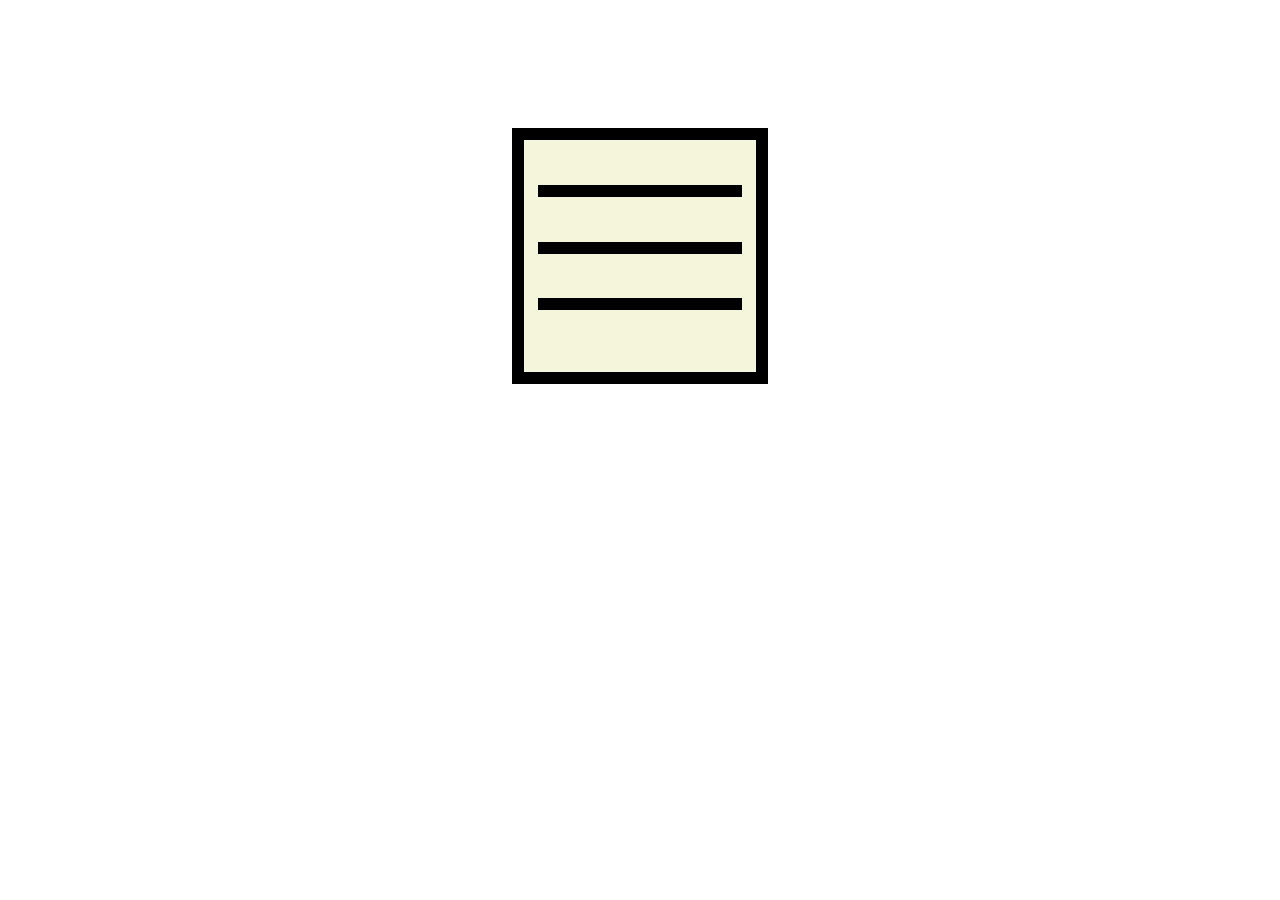
<file: Portfolio/document_logo.html>
<!DOCTYPE html>
<html lang="en">
<head>
    <meta charset="UTF-8">
    <meta http-equiv="X-UA-Compatible" content="IE=edge">
    <meta name="viewport" content="width=device-width, initial-scale=1.0">
    <title>Document</title>
    <link rel="stylesheet" href="document_logo.css">
</head>
<body>
    <div class="container">
        <div class="line1 ln"></div>
        <div class="line2 ln"></div>
        <div class="line3 ln"></div>
    </div>
</body>
</html>
</file>
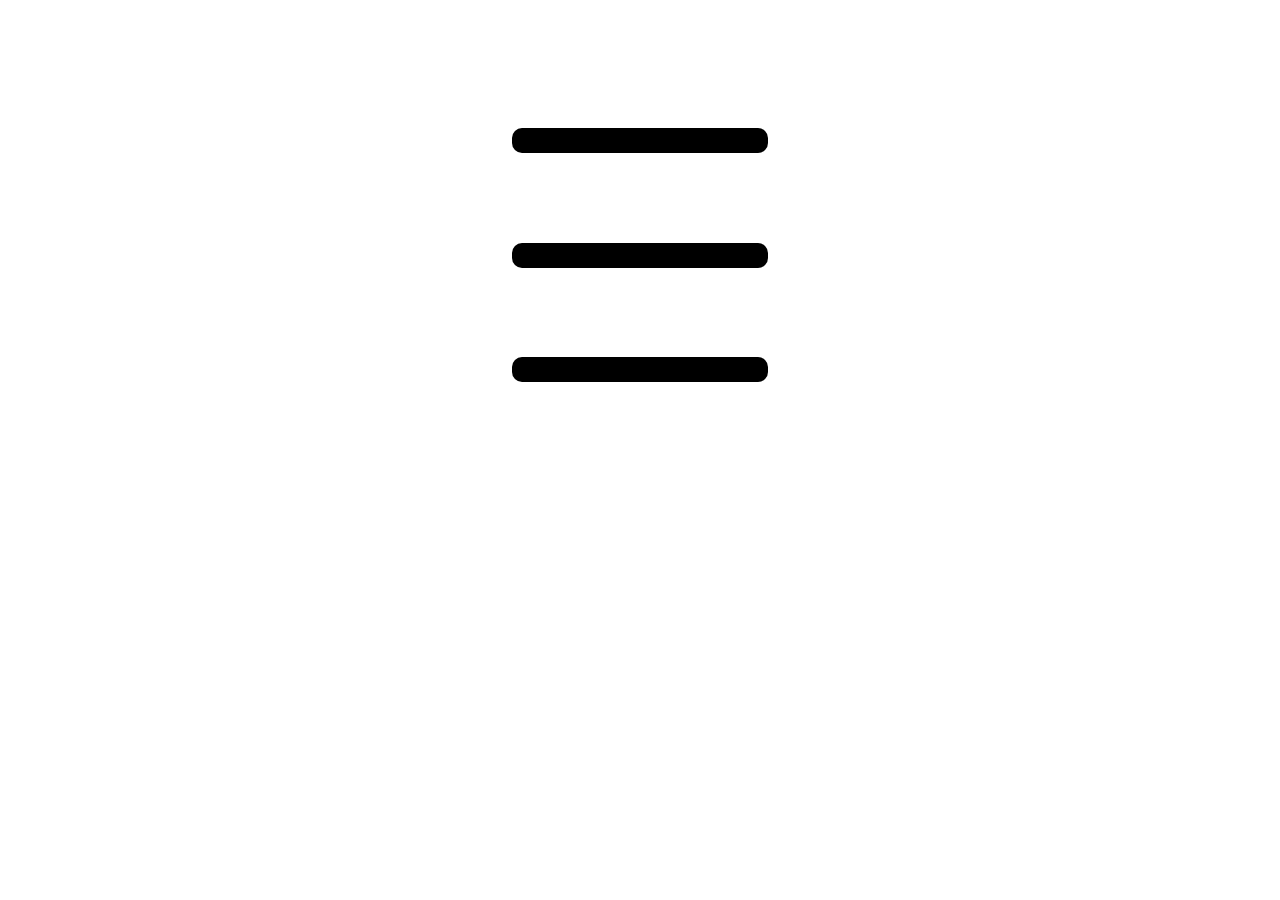
<file: Portfolio/file_anim.html>
<!DOCTYPE html>
<html lang="en">
<head>
    <meta charset="UTF-8">
    <meta http-equiv="X-UA-Compatible" content="IE=edge">
    <meta name="viewport" content="width=device-width, initial-scale=1.0">
    <title>Document</title>
    <link rel="stylesheet" href="file_anim.css">
</head>
<body>
    <div class="holder">
        <div class="line1 ln1"></div>
        <div class="line2 ln2"></div>
        <div class="line3 ln3"></div>
    </div>
</body>
</html>
</file>
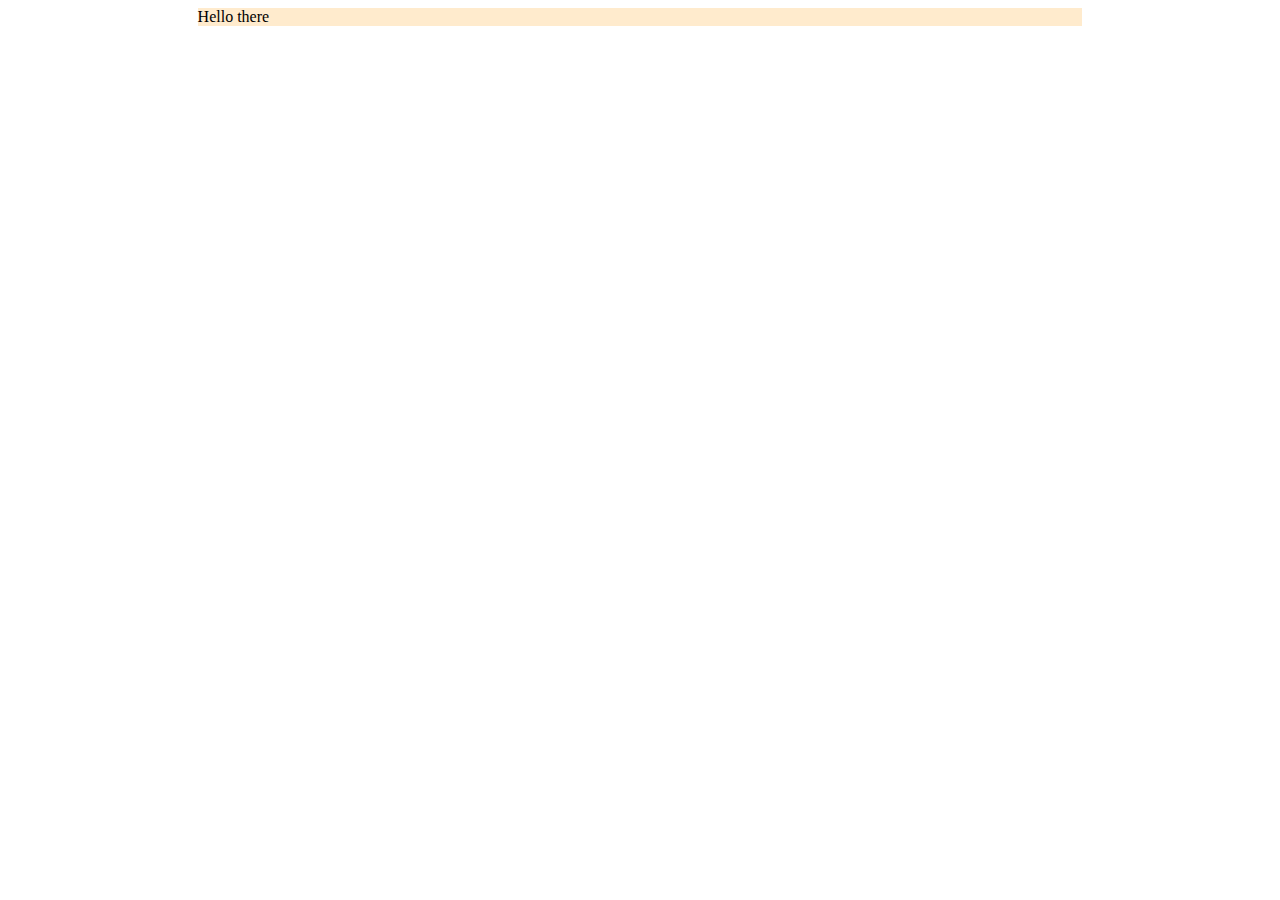
<file: Portfolio/practice/clamp.html>
<!DOCTYPE html>
<html lang="en">
<head>
    <meta charset="UTF-8">
    <meta http-equiv="X-UA-Compatible" content="IE=edge">
    <meta name="viewport" content="width=device-width, initial-scale=1.0">
    <title>Document</title>

    <style>
        .container{
            display: flex;
            margin: 0 auto;
            width: clamp(400px,70% ,1000px);
            background-color: blanchedalmond;
        }

    </style>
</head>
<body>
    <div class="container">
        <div class="content">
            Hello there
        </div>
    </div>
</body>
</html>
</file>
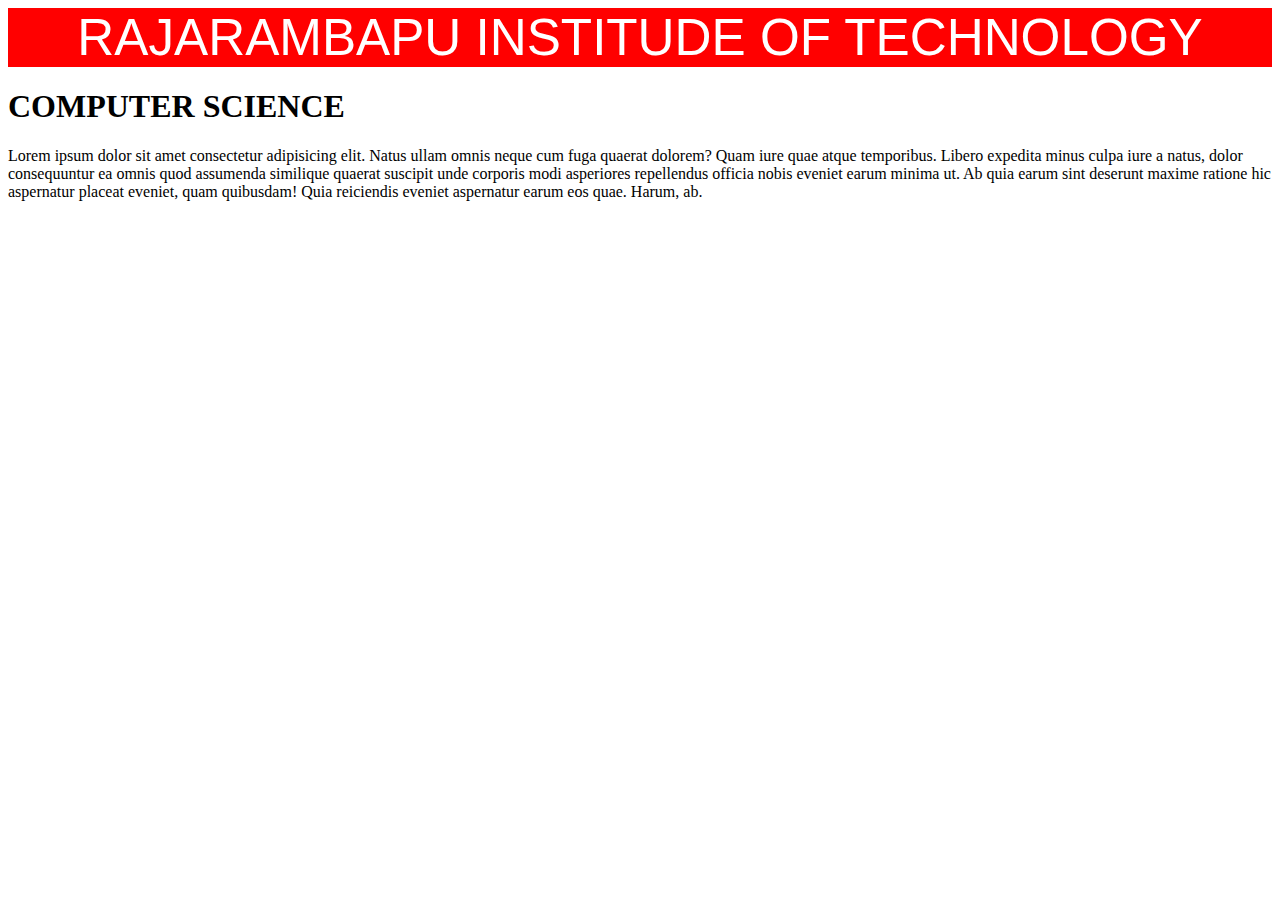
<file: Portfolio/practice/coppy.html>
<!DOCTYPE html>
<html lang="en">
<head>
    <meta charset="UTF-8">
    <meta http-equiv="X-UA-Compatible" content="IE=edge">
    <meta name="viewport" content="width=device-width, initial-scale=1.0">
    <title>Document</title>

    <style>
        .raja{
            text-transform:uppercase;
            font-size: 4vw;
            text-align: center;
            background-color: red;
            color:white;
            font-family:Verdana, Geneva, Tahoma, sans-serif;
        }
    </style>
</head>
<body>
    <div class="raja">
        Rajarambapu institude of technology
    </div>
    <div class="disc">
        <h1>
            COMPUTER SCIENCE
        </h1>
        <SPAN>Lorem ipsum dolor sit amet consectetur adipisicing elit. Natus ullam omnis neque cum fuga quaerat dolorem? Quam iure quae atque temporibus. Libero expedita minus culpa iure a natus, dolor consequuntur ea omnis quod assumenda similique quaerat suscipit unde corporis modi asperiores repellendus officia nobis eveniet earum minima ut. Ab quia earum sint deserunt maxime ratione hic aspernatur placeat eveniet, quam quibusdam! Quia reiciendis eveniet aspernatur earum eos quae. Harum, ab.</SPAN>
    </div>
</body>
</html>
</file>
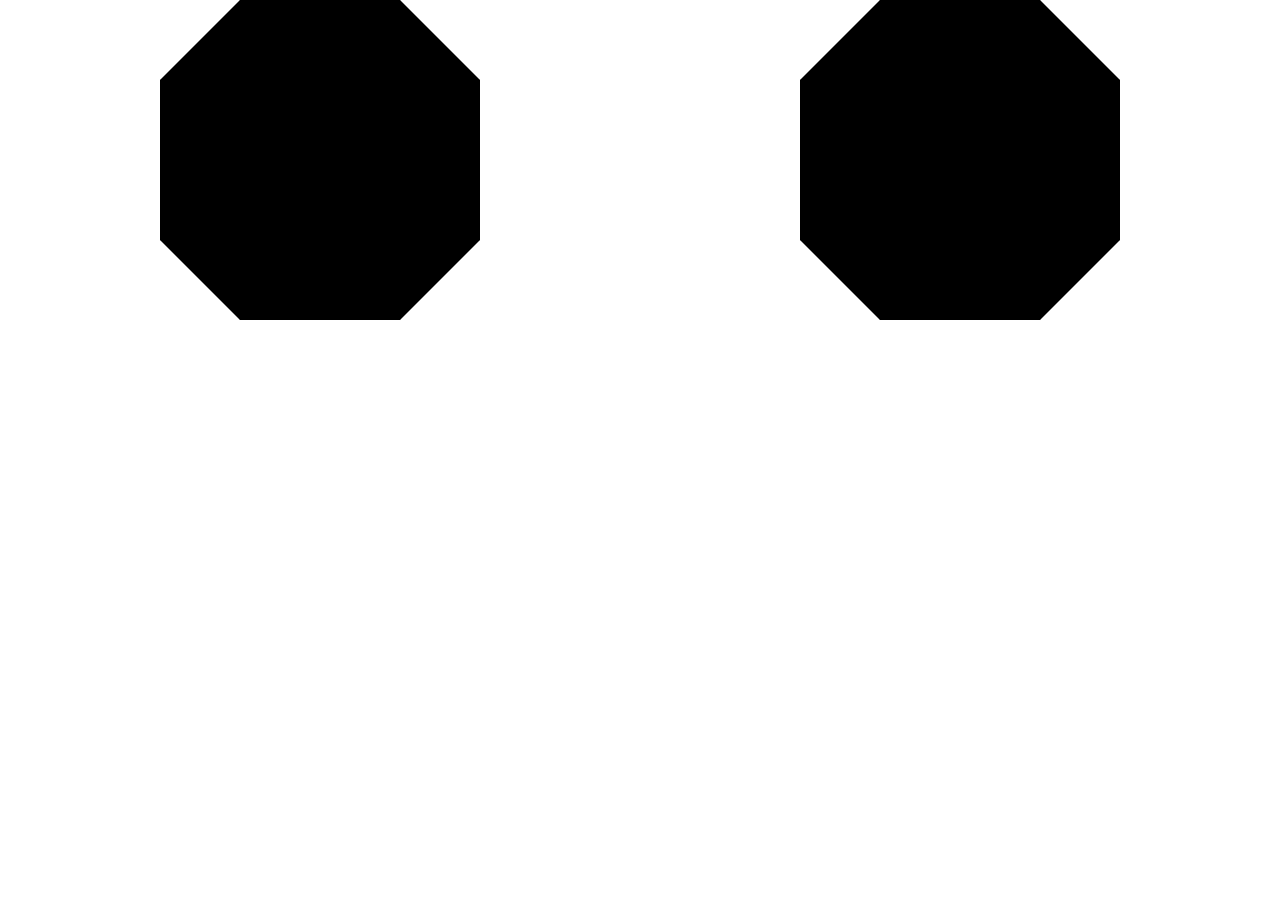
<file: Portfolio/practice/overflowchk.html>
<!DOCTYPE html>
<html lang="en">
<head>
    <meta charset="UTF-8">
    <meta http-equiv="X-UA-Compatible" content="IE=edge">
    <meta name="viewport" content="width=device-width, initial-scale=1.0">
    <title>Document</title>

    <style>
        *{
    margin: 0;
    padding: 0;
    box-sizing: border-box;
}
        .center{
    display: flex;
    justify-content: center;
    /* background-color: beige; */
}
.center2{
    justify-content: space-around ;
}
.hexagon {
    background-color: black;
    height: 25vw;
    width: 25vw;
    clip-path: polygon(0% 75%, 0% 25%, 25% 0%, 75% 0%, 100% 25%, 100% 75%, 75% 100%, 25% 100%, 0% 75%);
    /* hexagon */
    /* border: 5px groove green; */
    box-shadow: 0 0 45px inset white;
    box-shadow: 0 0 45px gray;
    position: relative;
}
    </style>
</head>
<body>
    <div class="center center2">
        <div class="hexagon"></div>
        <div class="hexagon"></div>
    </div>
</body>
</html>
</file>
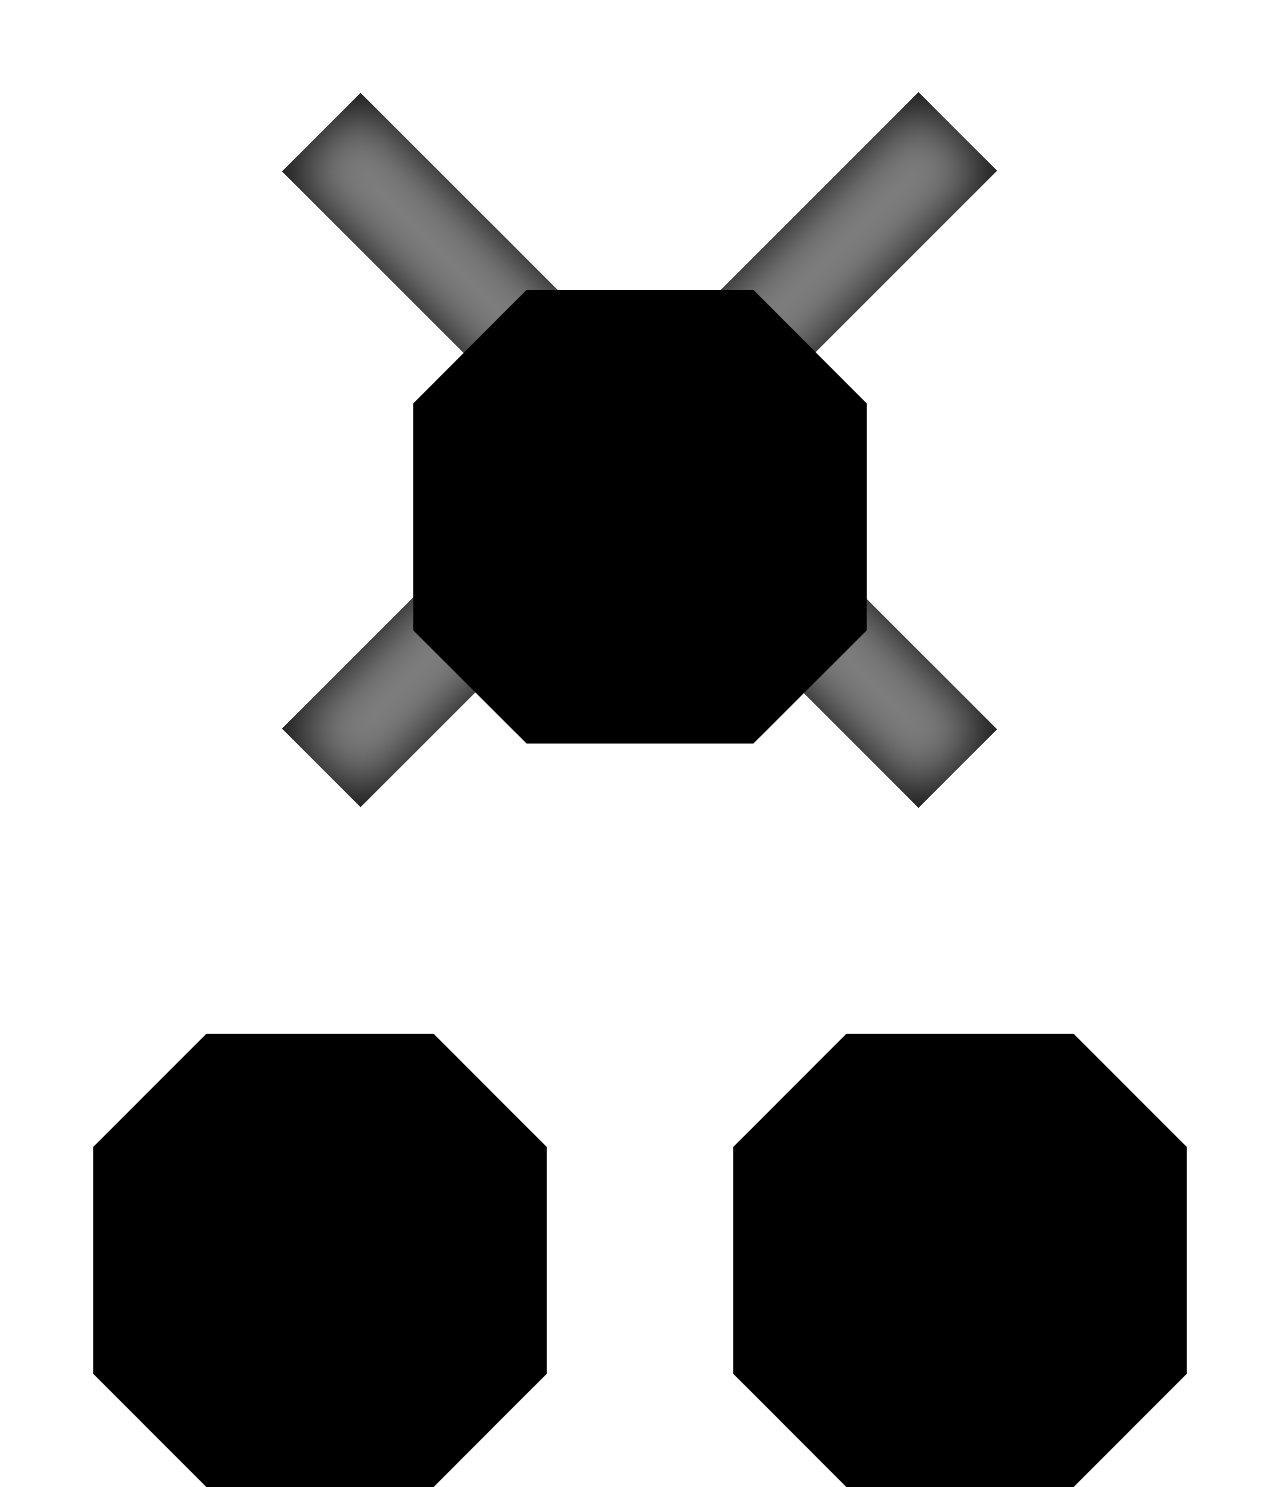
<file: Portfolio/practice/polygon.html>
<!DOCTYPE html5>
<html lang="en">

<head>
    <meta charset="UTF-8">
    <meta http-equiv="X-UA-Compatible" content="IE=edge">
    <meta name="viewport" content="width=device-width, initial-scale=1.0">
    <title>Document</title>
    <link rel="stylesheet" href="polygon.css">
</head>

<body>
    <div class="container">
    <div class="piller">
        <div class="piller1"></div>
        <div class="piller2"></div>
    </div>
    <div class="upper">
    </div>
    <div class="center">
        <div class="hexagon">
        </div>
    </div>
    <div class="lower">
    </div>
    


    <div class="center center2">
        <div class="hexagon"></div>
        <div class="hexagon"></div>
    </div>


    </div>
    

</body>

</html5>
</file>
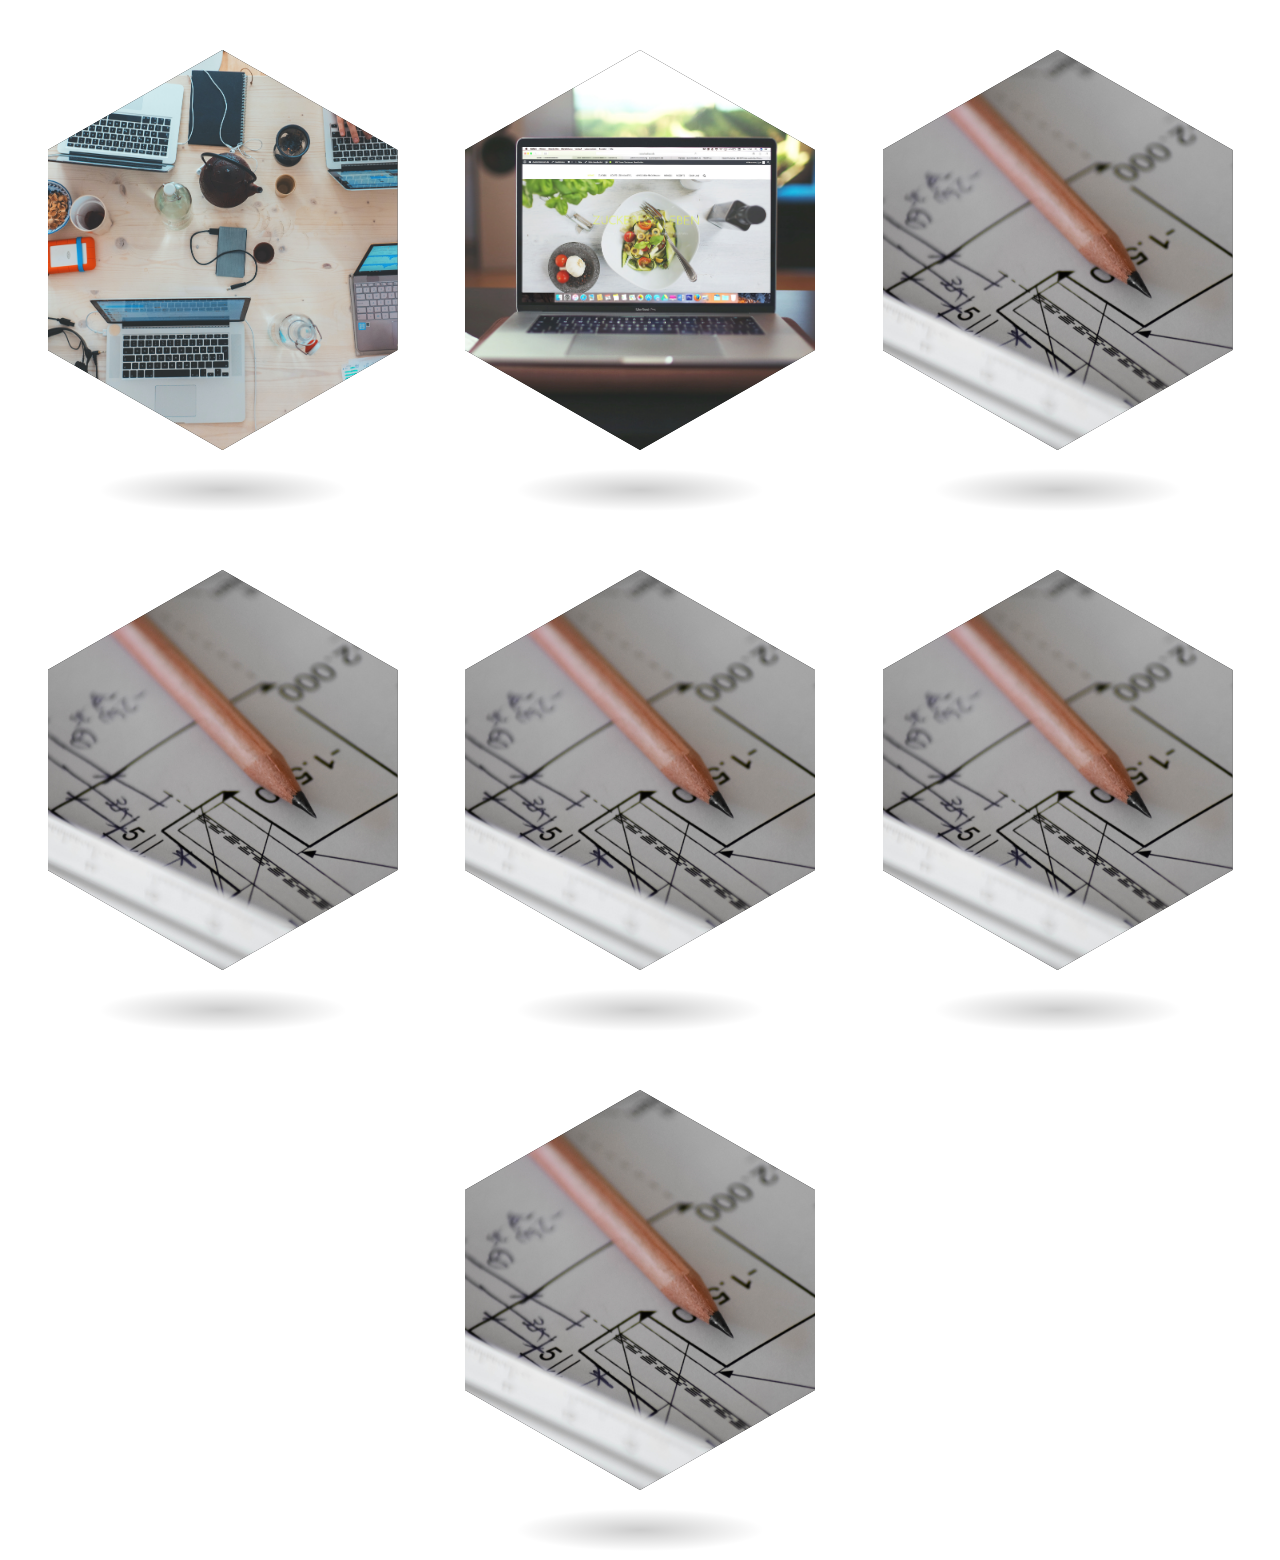
<file: Portfolio/practice/web_hexa.html>
<!doctype html>

<html>

<head>

    <meta charset="utf-8">

    <title>Hexagon</title>
    <link rel="stylesheet" href="web_hexa.css">

</head>

<body>

    <div class="container">
        <div class="hexagon">
            <div class="shape">
                <img src="img1.jpg">
                <div class="content">
                    <div>
                        <h2>Someone Famous</h2>
                        <p>Lorem ipsum, dolor sit amet consectetur
                            adipisicing elit. Tenetur, omnis eum quia
                            molestiae dignissimos quisquam.</p>
                    </div>
                </div>
            </div>
        </div>
        <div class="hexagon">
            <div class="shape">
                <img src="img2.jpg">
                <div class="content">
                    <div>
                        <h2>Someone Famous</h2>
                        <p>Lorem ipsum, dolor sit amet consectetur
                            adipisicing elit. Tenetur, omnis eum quia
                            molestiae dignissimos quisquam.</p>
                    </div>
                </div>
            </div>
        </div>
        <!-- ----------- -->
        
        <div class="hexagon">
            <div class="shape">
                <img src="img3.jpg">
                <div class="content">
                    <div>
                        <h2>Someone Famous</h2>
                        <p>Lorem ipsum, dolor sit amet consectetur
                            adipisicing elit. Tenetur, omnis eum quia
                            molestiae dignissimos quisquam.</p>
                    </div>
                </div>
            </div>
        </div>
        <div class="hexagon">
            <div class="shape">
                <img src="img3.jpg">
                <div class="content">
                    <div>
                        <h2>Someone Famous</h2>
                        <p>Lorem ipsum, dolor sit amet consectetur
                            adipisicing elit. Tenetur, omnis eum quia
                            molestiae dignissimos quisquam.</p>
                    </div>
                </div>
            </div>
        </div>

        <div class="hexagon">
            <div class="shape">
                <img src="img3.jpg">
                <div class="content">
                    <div>
                        <h2>Someone Famous</h2>
                        <p>Lorem ipsum, dolor sit amet consectetur
                            adipisicing elit. Tenetur, omnis eum quia
                            molestiae dignissimos quisquam.</p>
                    </div>
                </div>
            </div>
        </div>

        <div class="hexagon">
            <div class="shape">
                <img src="img3.jpg">
                <div class="content">
                    <div>
                        <h2>Someone Famous</h2>
                        <p>Lorem ipsum, dolor sit amet consectetur
                            adipisicing elit. Tenetur, omnis eum quia
                            molestiae dignissimos quisquam.</p>
                    </div>
                </div>
            </div>
        </div>
        <div class="hexagon">
            <div class="shape">
                <img src="img3.jpg">
                <div class="content">
                    <div>
                        <i class="fa-solid fa-gear"></i>
                    </div>
                </div>
            </div>
        </div>
    </div>


</body>

</html>
</file>
<file: Portfolio/document_logo.css>
*{
    margin: 0;
    padding: 0;
    box-sizing: border-box;
}
.container{
    width: 20vw;
    height: 20vw;
    background-color: beige;
    border: 1vw solid black;
    margin: 0 auto;
    margin-top: 10vw;
    justify-content: center;
    align-items: center;
}
.container:hover{
    cursor: pointer;
}
.container .ln{
    margin: 0 auto;
    width: 16vw;
    margin-top: 3.5vw;
    border-bottom: 1vw solid black ;
    
}
</file>
<file: Portfolio/file_anim.css>
/* *{
    margin: 0;
    padding: 0;
    box-sizing: border-box;
}
.holder{
    width: 2vw;
    height: 2vw;
    margin: 0 auto;
    margin-top: 10vw;
}
.holder:hover {
    cursor: pointer;
}
.holder:hover .ln1{
    display: none;
}
.holder:hover .ln2{
    transform:translate(0.45vw,0.1vw) rotate(-61deg); 
    transition:600ms linear;
}
.holder:hover .ln3{
    transform:translate(-0.45vw,-0.8vw) rotate(61deg); 
    transition:600ms linear;
}
.holder div{
    width: 100%;
    border-bottom: 0.2vw solid black ;
    border-radius: 1px;
}
.ln2, .ln3{
    margin-top: 0.7vw;
} */

*{
    margin: 0;
    padding: 0;
    box-sizing: border-box;
}
.holder{
    width: 20vw;
    height: 20vw;
    margin: 0 auto;
    margin-top: 10vw;
}
.holder:hover {
    cursor: pointer;
    border: solid black;
}
.holder:hover .ln1{
    display: none;
}
.holder:hover .ln2{
    transform:translate(4.5vw,1vw) rotate(-61deg); 
    transition:600ms linear;
}
.holder:hover .ln3{
    transform:translate(-4.5vw,-8vw) rotate(61deg); 
    transition:600ms linear;
}
.holder div{
    width: 100%;
    border-bottom: 2vw solid black ;
    border-radius: 10px;
}
.ln2, .ln3{
    margin-top: 7vw;
}
</file>
<file: Portfolio/practice/polygon.css>
*{
    margin: 0;
    padding: 0;
    box-sizing: border-box;
}

.center{
    display: flex;
    justify-content: center;
    /* background-color: beige; */
}
.center2{
    justify-content: space-around ;
}
.hexagon {
    background-color: black;
    /* height: 25vw;
    width: 25vw; */
    height: calc(300px + 12vw);
    width: calc(300px + 12vw);
    clip-path: polygon(0% 75%, 0% 25%, 25% 0%, 75% 0%, 100% 25%, 100% 75%, 75% 100%, 25% 100%, 0% 75%);
    /* hexagon */
    /* border: 5px groove green; */
    box-shadow: 0 0 45px inset white;
    box-shadow: 0 0 45px gray;
    position: relative;
    min-height: 0px;
}

/* this thing has no function rather then centering hexagon */
.upper, .lower { 
    display: flex;
    justify-content: center;
    gap: 19vw;
    height: calc((100vh - 25vw)/2);
}
.piller{
    width: 100%;
    height: 100vh;
    display: flex;
    justify-content: center;
    align-items: center;
    position: absolute;
}
.piller1{
    position: absolute;
    width: 8.7vw;
    height: 100%;
    min-height: 50%;
    max-height: 100%;
    transform: rotate(45deg);
    background-color: gray;
    box-shadow: 0 0 55px black inset;
    
    /* border: 5px groove green; */
}
.piller2{
    position: absolute;
    width: 8.7vw;
    height: 100%;
    transform: rotate(-45deg);
    box-shadow: 0 0 55px black inset;
    background-color: gray;
}
/*
 .upper1,
.lower2 {
    width: 8.7vw;
    height: calc((100vh - 25vw)/2);
    background-color: gray;
    transform: rotate(-45deg);
    border:5px groove green;
    
}

.upper2,
.lower1 {
    width: 8.7vw;
    height: calc((100vh - 25vw)/2);
    background-color: gray;
    transform: rotate(45deg);
    border: 5px groove green;
}
.upper1, .upper2{
    border-bottom:none;
margin-top: 4.99%;
}
.lower1, .lower2{
    border-top:none ;
} */
</file>
<file: Portfolio/practice/web_hexa.css>
*{
    margin: 0;
     padding: 0; 
     box-sizing: border-box;
    font-family: 'Poppins', sans-serif;
    
    }
   .body{
    display: flex;
    justify-content: center;
    align-items: center;
    height: 100vh;
    
   }
    
    .container{
        position: relative;
        display:flex;
        justify-content: space-evenly;
        align-items: center;
        width: 100%;
        flex-wrap: wrap; 
    }
  .hexagon{
        position: relative;
        width: 350px;
        height: 400px;
        margin: 50px 20px 70px;
    }
    .hexagon::before{
        content: '';
        position: absolute;
        bottom: -70px;
        width: 100%;
        height: 60px;
        background: radial-gradient(rgba(0,0,0,0.20),transparent,transparent);
        border-radius: 50%;
        transition: 0.5s;
    }
    .hexagon:hover::before{
        opacity: 0.8;
        transform: scale(0.8);
    }
    .hexagon .shape{
        position: absolute;
        top:0;
        left: 0;
        width: 100%;
        height: 100%;
        background-color: black;
        clip-path: polygon(0 25%,50% 0,100% 25%, 100% 75%,50% 100%,0 75%);
        transition: 0.5s;
    }
    .hexagon:hover .shape{
        transform: translateY(-30px);
    }
    .hexagon .shape img{
        position: absolute;
        top: 0;
        left: 0;
        width: 100%;
        height: 100%;
        object-fit: cover;
    }
    .hexagon .shape .content{
        position: absolute;
        top:0;
        left: 0;
        width: 100%;
        height: 100%;
        display: flex;
        justify-content: center;
        align-items: center;
        padding: 20px;
        text-align: center;
        /* background: linear-gradient(45deg,#03a9f4,rgba(3,169,244,0.5)); */
        background-color: rgba(96, 92, 92, 0.562);
        color: white;
        opacity: 0;
        transform: 0.5s;
    }
    .hexagon:hover .shape .content{
        opacity: 1;
    }

    /* ====================container2============== */
    #container2{
        justify-content: space-evenly;
    }
</file>
